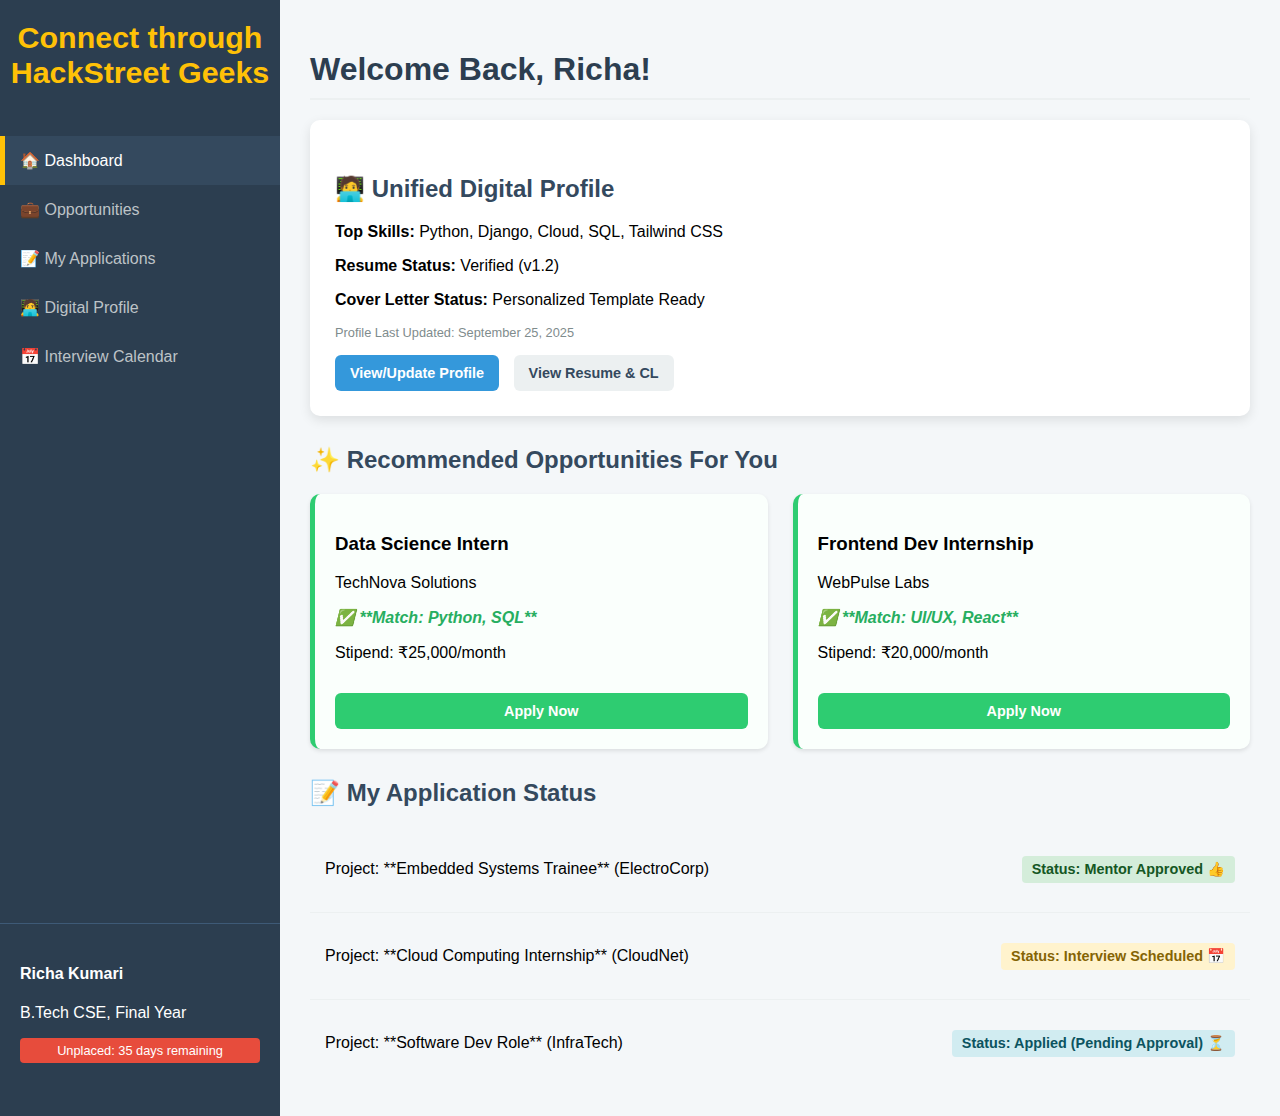
<file: index.html>
<!DOCTYPE html>
<html lang="en">
<head>
    <meta charset="UTF-8">
    <meta name="viewport" content="width=device-width, initial-scale=1.0">
    <title>Career Connect - Student Dashboard</title>
    <!-- Link to your CSS file -->
    <link rel="stylesheet" href="style.css">
</head>
<body>
    <div class="dashboard-container">
        <!-- 1. Left Sidebar Navigation -->
        <div class="sidebar">
            <div class="logo">Connect through HackStreet Geeks</div>
            <nav>
                <ul>
                    <li class="active"><a href="#">🏠 Dashboard</a></li>
                    <li><a href="#">💼 Opportunities</a></li>
                    <li><a href="#">📝 My Applications</a></li>
                    <li><a href="#">🧑‍💻 Digital Profile</a></li>
                    <li><a href="#">📅 Interview Calendar</a></li>
                </ul>
            </nav>
            <div class="profile-summary">
                <h4>Richa Kumari</h4>
                <p>B.Tech CSE, Final Year</p>
                <p class="status-badge">Unplaced: 35 days remaining</p>
            </div>
        </div>

        <!-- 2. Main Content Area -->
        <div class="main-content">
            <h1>Welcome Back, Richa!</h1>

            <!-- Feature A: Unified Digital Profile Card (Resume, Cover Letter, Skills) -->
            <div class="card profile-card">
                <h2>🧑‍💻 Unified Digital Profile</h2>
                <div class="profile-info">
                    <!-- Skills Section -->
                    <p><strong>Top Skills:</strong> Python, Django, Cloud, SQL, Tailwind CSS</p>
                    
                    <!-- Resume and Cover Letter Links -->
                    <p><strong>Resume Status:</strong> Verified (v1.2)</p>
                    <p><strong>Cover Letter Status:</strong> Personalized Template Ready</p>

                    <p class="updated-stamp">Profile Last Updated: September 25, 2025</p>
                    
                    <button class="btn btn-primary profile-btn">View/Update Profile</button>
                    <button class="btn btn-secondary profile-btn">View Resume & CL</button>
                </div>
            </div>

            <!-- Feature B: Recommended Jobs (Used by JS to attach 'Apply Now' logic) -->
            <h2>✨ Recommended Opportunities For You</h2>
            <div class="opportunities-grid">
                <!-- Job Card 1 -->
                <div class="job-card">
                    <h3>Data Science Intern</h3>
                    <p>TechNova Solutions</p>
                    <p class="match-criteria">✅ **Match: Python, SQL**</p>
                    <p>Stipend: ₹25,000/month</p>
                    <button class="btn btn-apply">Apply Now</button>
                </div>
                <!-- Job Card 2 -->
                <div class="job-card">
                    <h3>Frontend Dev Internship</h3>
                    <p>WebPulse Labs</p>
                    <p class="match-criteria">✅ **Match: UI/UX, React**</p>
                    <p>Stipend: ₹20,000/month</p>
                    <button class="btn btn-apply">Apply Now</button>
                </div>
            </div>

            <!-- Feature C: Application Tracking Card (Used by JS to add new items) -->
            <h2>📝 My Application Status</h2>
            <div class="application-tracking">
                <!-- Tracking Item 1 (Approved) -->
                <div class="tracking-item">
                    <p>Project: **Embedded Systems Trainee** (ElectroCorp)</p>
                    <p class="status status-approved">Status: Mentor Approved 👍</p>
                </div>
                <!-- Tracking Item 2 (Scheduled) -->
                <div class="tracking-item">
                    <p>Project: **Cloud Computing Internship** (CloudNet)</p>
                    <p class="status status-scheduled">Status: Interview Scheduled 📅</p>
                </div>
                <!-- Tracking Item 3 (Pending) -->
                <div class="tracking-item">
                    <p>Project: **Software Dev Role** (InfraTech)</p>
                    <p class="status status-pending">Status: Applied (Pending Approval) ⏳</p>
                </div>
            </div>
        </div>
    </div>

    <!-- Link to your JavaScript file -->
    <script src="script.js"></script>
</body>
</html>
</file>
<file: style.css>
/* --- Global Styles --- */
body {
    font-family: 'Inter', Arial, sans-serif;
    margin: 0;
    padding: 0;
    background-color: #f4f7f9;
}

h1 {
    color: #2c3e50;
    border-bottom: 2px solid #ecf0f1;
    padding-bottom: 10px;
    margin-bottom: 20px;
}

h2 {
    color: #34495e;
    margin-top: 30px;
}

.text-success { color: #2ecc71; font-weight: 600; }
.text-danger { color: #e74c3c; font-weight: 600; }
.text-secondary { color: #7f8c8d; }

/* --- Dashboard Layout (Using Flexbox) --- */
.dashboard-container {
    display: flex; /* Key for horizontal layout */
    min-height: 100vh;
}

.sidebar {
    width: 280px;
    background-color: #2c3e50; /* Dark blue/black sidebar */
    color: white;
    padding: 20px 0;
    display: flex;
    flex-direction: column; /* Key for vertical arrangement inside sidebar */
}

.main-content {
    flex-grow: 1; /* Takes up all remaining space */
    padding: 30px;
}

/* --- Sidebar Styling --- */
.logo {
    font-size: 1.9em;
    font-weight: 900;
    text-align: center;
    margin-bottom: 30px;
    color: #ffc107; /* Pop of yellow for branding */
    padding: 0 10px;
}

.sidebar nav ul {
    list-style: none;
    padding: 0;
}

.sidebar nav li a {
    display: block;
    padding: 15px 20px;
    text-decoration: none;
    color: #bdc3c7;
    transition: background-color 0.3s, color 0.3s;
}

.sidebar nav li a:hover,
.sidebar nav li.active a {
    background-color: #34495e; /* Highlight for active/hover */
    color: white;
    border-left: 5px solid #ffc107; /* Yellow indicator */
    padding-left: 15px;
}

.profile-summary {
    padding: 20px;
    border-top: 1px solid #3e5a77;
    margin-top: auto; /* Pushes the profile to the bottom */
}

.status-badge {
    display: block;
    background-color: #e74c3c;
    color: white;
    padding: 5px;
    border-radius: 4px;
    font-size: 0.8em;
    text-align: center;
    text-decoration: none;
    margin-top: 10px;
}

/* --- General Card & Button Styling --- */
.card {
    background-color: white;
    padding: 25px;
    border-radius: 10px;
    box-shadow: 0 4px 12px rgba(0, 0, 0, 0.1);
    margin-bottom: 20px;
    transition: transform 0.2s;
}

.card:hover {
    transform: translateY(-2px);
    box-shadow: 0 6px 15px rgba(0, 0, 0, 0.15);
}

.btn {
    padding: 10px 15px;
    border: none;
    border-radius: 6px;
    cursor: pointer;
    font-weight: bold;
    transition: background-color 0.3s;
    font-size: 0.9em;
}

.btn-primary {
    background-color: #3498db;
    color: white;
}

.btn-primary:hover {
    background-color: #2980b9;
}

.btn-secondary {
    background-color: #ecf0f1;
    color: #34495e;
    margin-left: 10px;
}
.btn-secondary:hover {
    background-color: #d5dbde;
}

/* --- Role Switcher (index.html) --- */
.role-switcher-container {
    display: flex;
    justify-content: flex-end;
    margin-bottom: 20px;
}

.role-switcher {
    text-decoration: none;
    background-color: #ffc107;
    color: #34495e;
    padding: 8px 15px;
    border-radius: 6px;
    font-weight: bold;
    transition: background-color 0.3s;
}

.role-switcher:hover {
    background-color: #f39c12;
}

/* --- Opportunities Grid (Flexbox for rows) --- */
.opportunities-grid {
    display: flex;
    gap: 25px;
    margin-bottom: 30px;
}

.job-card {
    flex: 1; /* Allows both cards to take equal space */
    padding: 20px;
    border-radius: 10px;
    box-shadow: 0 2px 4px rgba(0, 0, 0, 0.1);
    border-left: 5px solid #2ecc71; /* Green highlight for recommendations */
    background-color: #fafffc; /* Slight off-white background */
}

.match-criteria {
    font-style: italic;
    color: #27ae60;
    font-weight: 600;
    margin-bottom: 10px;
}

.btn-apply {
    background-color: #2ecc71;
    color: white;
    margin-top: 15px;
    width: 100%;
}

.btn-apply:hover {
    background-color: #27ae60;
}

/* --- Application Tracking Styling --- */
.tracking-item {
    padding: 15px;
    border-bottom: 1px solid #ecf0f1;
    display: flex;
    justify-content: space-between; /* Pushes status to the right */
    align-items: center;
}

.tracking-item:last-child {
    border-bottom: none;
}

.status {
    padding: 5px 10px;
    border-radius: 4px;
    font-weight: bold;
    font-size: 0.9em;
}

.status-approved {
    background-color: #d4edda;
    color: #155724;
}

.status-scheduled {
    background-color: #fff3cd;
    color: #856404;
}

.status-pending {
    background-color: #d1ecf1;
    color: #0c5460;
}

.updated-stamp {
    font-size: 0.8em;
    color: #7f8c8d;
    margin-bottom: 15px;
}

/* --- ADMINISTRATIVE PORTAL STYLING (admin_and_mentor.html) --- */

.hidden-content {
    display: none !important;
}

/* Role Toggle Buttons */
.role-toggle-btn {
    background-color: #bdc3c7;
    color: #2c3e50;
    margin-right: 10px;
    padding: 8px 18px;
}

.role-toggle-btn.active {
    background-color: #34495e;
    color: white;
}

/* Mentor Approval Queue */
.approval-item {
    display: flex;
    justify-content: space-between;
    align-items: center;
    border-left: 5px solid #3498db;
}

.app-actions .btn {
    margin-left: 10px;
}

.btn-success {
    background-color: #2ecc71;
    color: white;
}
.btn-success:hover {
    background-color: #27ae60;
}

.btn-danger {
    background-color: #e74c3c;
    color: white;
}
.btn-danger:hover {
    background-color: #c0392b;
}

/* Placement Cell Metrics Grid */
.metrics-grid {
    display: flex;
    gap: 20px;
    margin-bottom: 30px;
}

.metric-card {
    flex: 1;
    text-align: center;
    padding: 20px 10px;
    border-top: 5px solid #3498db;
}

.metric-number {
    font-size: 2.5em;
    font-weight: 700;
    margin: 10px 0 0 0;
}

/* Opportunity Posting Form */
#opportunity-form {
    max-width: 600px;
    margin-top: 20px;
}

.form-group {
    margin-bottom: 15px;
}

.form-group label {
    display: block;
    margin-bottom: 5px;
    font-weight: bold;
    color: #34495e;
}

.form-group input {
    width: 100%;
    padding: 10px;
    border: 1px solid #ccc;
    border-radius: 4px;
    box-sizing: border-box; /* Ensures padding doesn't add to the width */
}

/* --- MODAL STYLING --- */
.modal {
    display: none;
    position: fixed;
    z-index: 1000;
    left: 0;
    top: 0;
    width: 100%;
    height: 100%;
    overflow: auto;
    background-color: rgba(0,0,0,0.6);
    padding-top: 60px;
}

.modal-content {
    background-color: #fefefe;
    margin: 5% auto;
    padding: 30px;
    border: 1px solid #888;
    width: 80%;
    max-width: 400px;
    border-radius: 10px;
    text-align: center;
    box-shadow: 0 5px 15px rgba(0,0,0,0.3);
}

.modal-content p {
    font-size: 1.1em;
    margin-bottom: 20px;
}

.close-btn {
    color: #aaa;
    float: right;
    font-size: 28px;
    font-weight: bold;
}

.close-btn:hover,
.close-btn:focus {
    color: #000;
    text-decoration: none;
    cursor: pointer;
}
</file>
